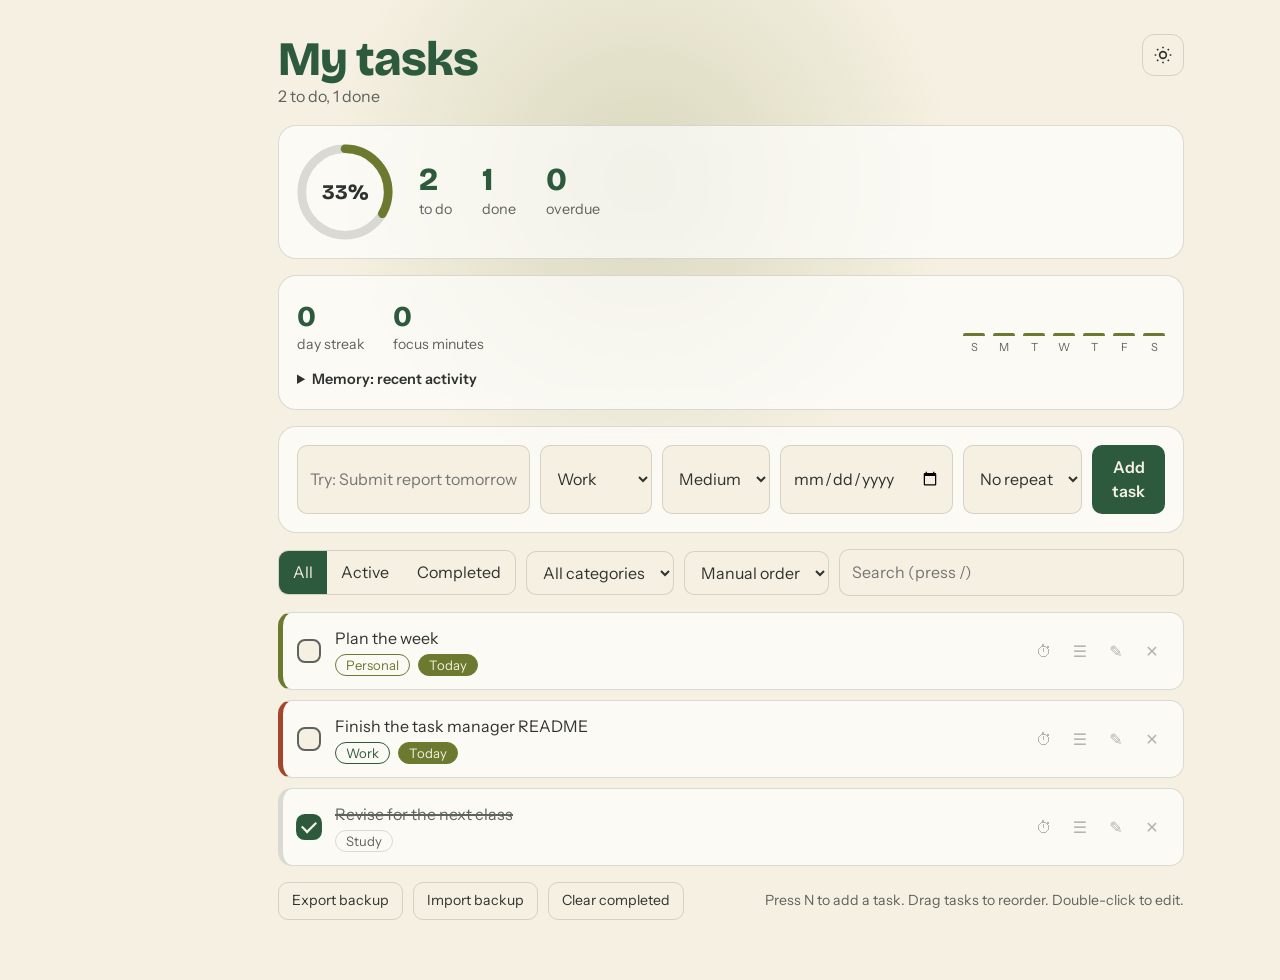
<file: task2-task-manager/index.html>
<!doctype html>
<html lang="en">
<head>
<meta charset="utf-8">
<meta name="viewport" content="width=device-width,initial-scale=1">
<title>TaskFlow | Task Manager</title>
<meta name="description" content="A fast, offline task manager with categories, due dates, drag-and-drop and progress tracking.">
<meta name="theme-color" content="#2D5A3D">
<link rel="manifest" href="manifest.json">
<link rel="icon" href="icons/icon-192.png">
<script>try{var t=localStorage.getItem('theme')||(matchMedia('(prefers-color-scheme:dark)').matches?'dark':'light');document.documentElement.dataset.theme=t}catch(e){}</script>
<link rel="preconnect" href="https://fonts.googleapis.com"><link rel="preconnect" href="https://fonts.gstatic.com" crossorigin>
<link href="https://fonts.googleapis.com/css2?family=Bricolage+Grotesque:wght@600;800&family=Instrument+Sans:wght@400;500;600&display=swap" rel="stylesheet">
<link rel="stylesheet" href="css/style.css">
</head>
<body>
<div id="spot" aria-hidden="true"></div>
<main class="app">
  <header class="top">
    <div><h1>My tasks</h1><p id="sum"></p></div>
    <button id="theme" aria-label="Toggle dark and light theme"><svg viewBox="0 0 24 24" width="20" height="20" fill="none" stroke="currentColor" stroke-width="2"><circle cx="12" cy="12" r="4"/><path d="M12 2v2M12 20v2M4.9 4.9l1.4 1.4M17.7 17.7l1.4 1.4M2 12h2M20 12h2M4.9 19.1l1.4-1.4M17.7 6.3l1.4-1.4"/></svg></button>
  </header>

  <section class="card prog" aria-label="Progress">
    <div class="ringw"><svg viewBox="0 0 100 100"><circle class="trk" cx="50" cy="50" r="45"/><circle id="ring" class="prg" cx="50" cy="50" r="45"/></svg><b id="pct">0%</b></div>
    <div class="stats"><div><b id="s-open">0</b><span>to do</span></div><div><b id="s-done">0</b><span>done</span></div><div><b id="s-od">0</b><span>overdue</span></div></div>
  </section>

  <form id="add" class="card" autocomplete="off">
    <input id="txt" placeholder="What needs doing?" maxlength="120" required aria-label="Task name">
    <select id="cat" aria-label="Category"><option>Work</option><option>Personal</option><option>Study</option></select>
    <select id="pri" aria-label="Priority"><option value="1">Low</option><option value="2" selected>Medium</option><option value="3">High</option></select>
    <input id="due" type="date" aria-label="Due date">
    <button class="btn" type="submit">Add task</button>
  </form>

  <div class="bar">
    <div class="seg" role="group" aria-label="Filter by status"><button data-f="all" class="on">All</button><button data-f="active">Active</button><button data-f="done">Completed</button></div>
    <select id="fcat" aria-label="Filter by category"><option value="all">All categories</option><option>Work</option><option>Personal</option><option>Study</option></select>
    <select id="sort" aria-label="Sort"><option value="manual">Manual order</option><option value="due">Due date</option><option value="pri">Priority</option></select>
    <input id="q" type="search" placeholder="Search (press /)" aria-label="Search tasks">
  </div>

  <ul id="list" aria-label="Tasks"></ul>
  <p id="empty" class="empty" hidden></p>

  <footer class="foot">
    <button id="exp">Export backup</button>
    <button id="impb">Import backup</button><input id="imp" type="file" accept="application/json" hidden>
    <button id="clr">Clear completed</button>
    <span class="hint">Press N to add a task. Drag tasks to reorder. Double-click to edit.</span>
  </footer>
</main>
<div id="toast" role="status" aria-live="polite" hidden><span></span><button type="button">Undo</button></div>
<script src="js/app.js" defer></script>
<script src="js/plus.js" defer></script>
</body>
</html>
</file>
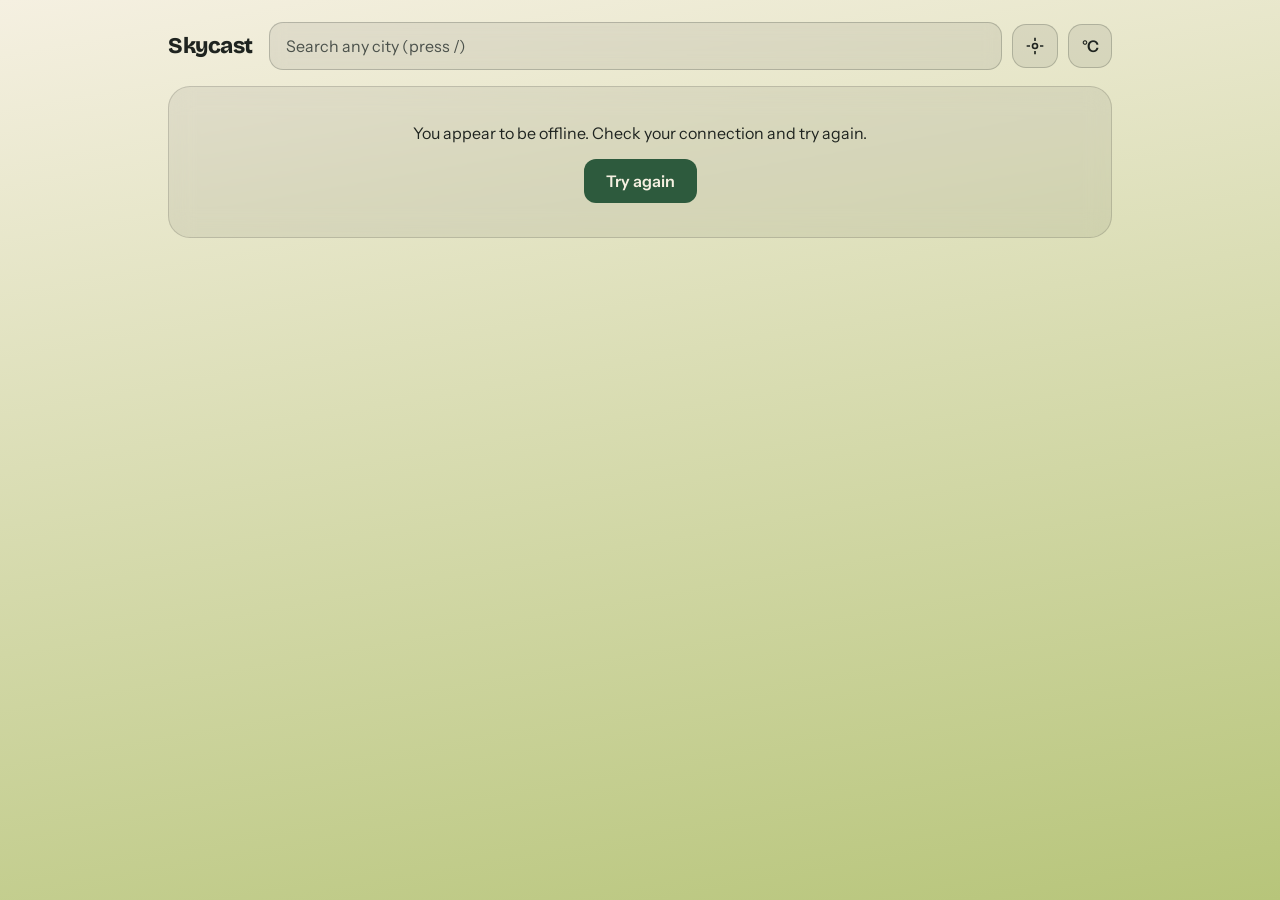
<file: task3-weather/index.html>
<!doctype html>
<html lang="en">
<head>
<meta charset="utf-8">
<meta name="viewport" content="width=device-width,initial-scale=1">
<title>Skycast | Live Weather</title>
<meta name="description" content="Live weather for any city: current conditions, hourly trend and 5-day forecast.">
<meta name="theme-color" content="#2D5A3D">
<link rel="icon" href="data:image/svg+xml,%3Csvg xmlns='http://www.w3.org/2000/svg' viewBox='0 0 24 24'%3E%3Crect width='24' height='24' rx='6' fill='%232D5A3D'/%3E%3Ccircle cx='12' cy='12' r='4.5' fill='%23F5F0E1'/%3E%3C/svg%3E">
<link rel="preconnect" href="https://fonts.googleapis.com"><link rel="preconnect" href="https://fonts.gstatic.com" crossorigin>
<link href="https://fonts.googleapis.com/css2?family=Bricolage+Grotesque:wght@600;800&family=Instrument+Sans:wght@400;500;600&display=swap" rel="stylesheet">
<link rel="stylesheet" href="css/style.css">
</head>
<body>
<canvas id="fx" aria-hidden="true"></canvas>
<div class="app">
  <header class="top">
    <a class="brand" href="./">Skycast</a>
    <div class="search">
      <input id="q" type="search" placeholder="Search any city (press /)" autocomplete="off" role="combobox" aria-expanded="false" aria-controls="sug" aria-autocomplete="list" aria-label="Search for a city">
      <ul id="sug" role="listbox" hidden></ul>
    </div>
    <button id="loc" class="ib" aria-label="Use my location" title="Use my location"><svg viewBox="0 0 24 24" width="20" height="20" fill="none" stroke="currentColor" stroke-width="2"><circle cx="12" cy="12" r="3"/><path d="M12 2v4M12 18v4M2 12h4M18 12h4"/></svg></button>
    <button id="units" class="ib" aria-label="Switch between Celsius and Fahrenheit">°C</button>
  </header>
  <div id="chips" class="chips"></div>
  <div id="stale" class="stale" hidden></div>
  <div id="load" class="load" role="status"><span class="sp"></span>Loading weather...</div>
  <div id="err" class="err card" role="alert" hidden><p></p><button id="retry" class="btn">Try again</button></div>
  <main id="out" hidden>
    <section id="hero" class="card hero"></section>
    <section id="det" class="grid"></section>
    <section class="card"><h2>Next 24 hours</h2><div class="hrw"><div id="hi" class="hri"></div></div></section>
    <section><h2>5-day forecast</h2><div id="dy" class="dy"></div></section>
  </main>
  <footer id="foot"></footer>
</div>
<script src="js/config.js" defer></script>
<script src="js/api.js" defer></script>
<script src="js/app.js" defer></script>
</body>
</html>
</file>
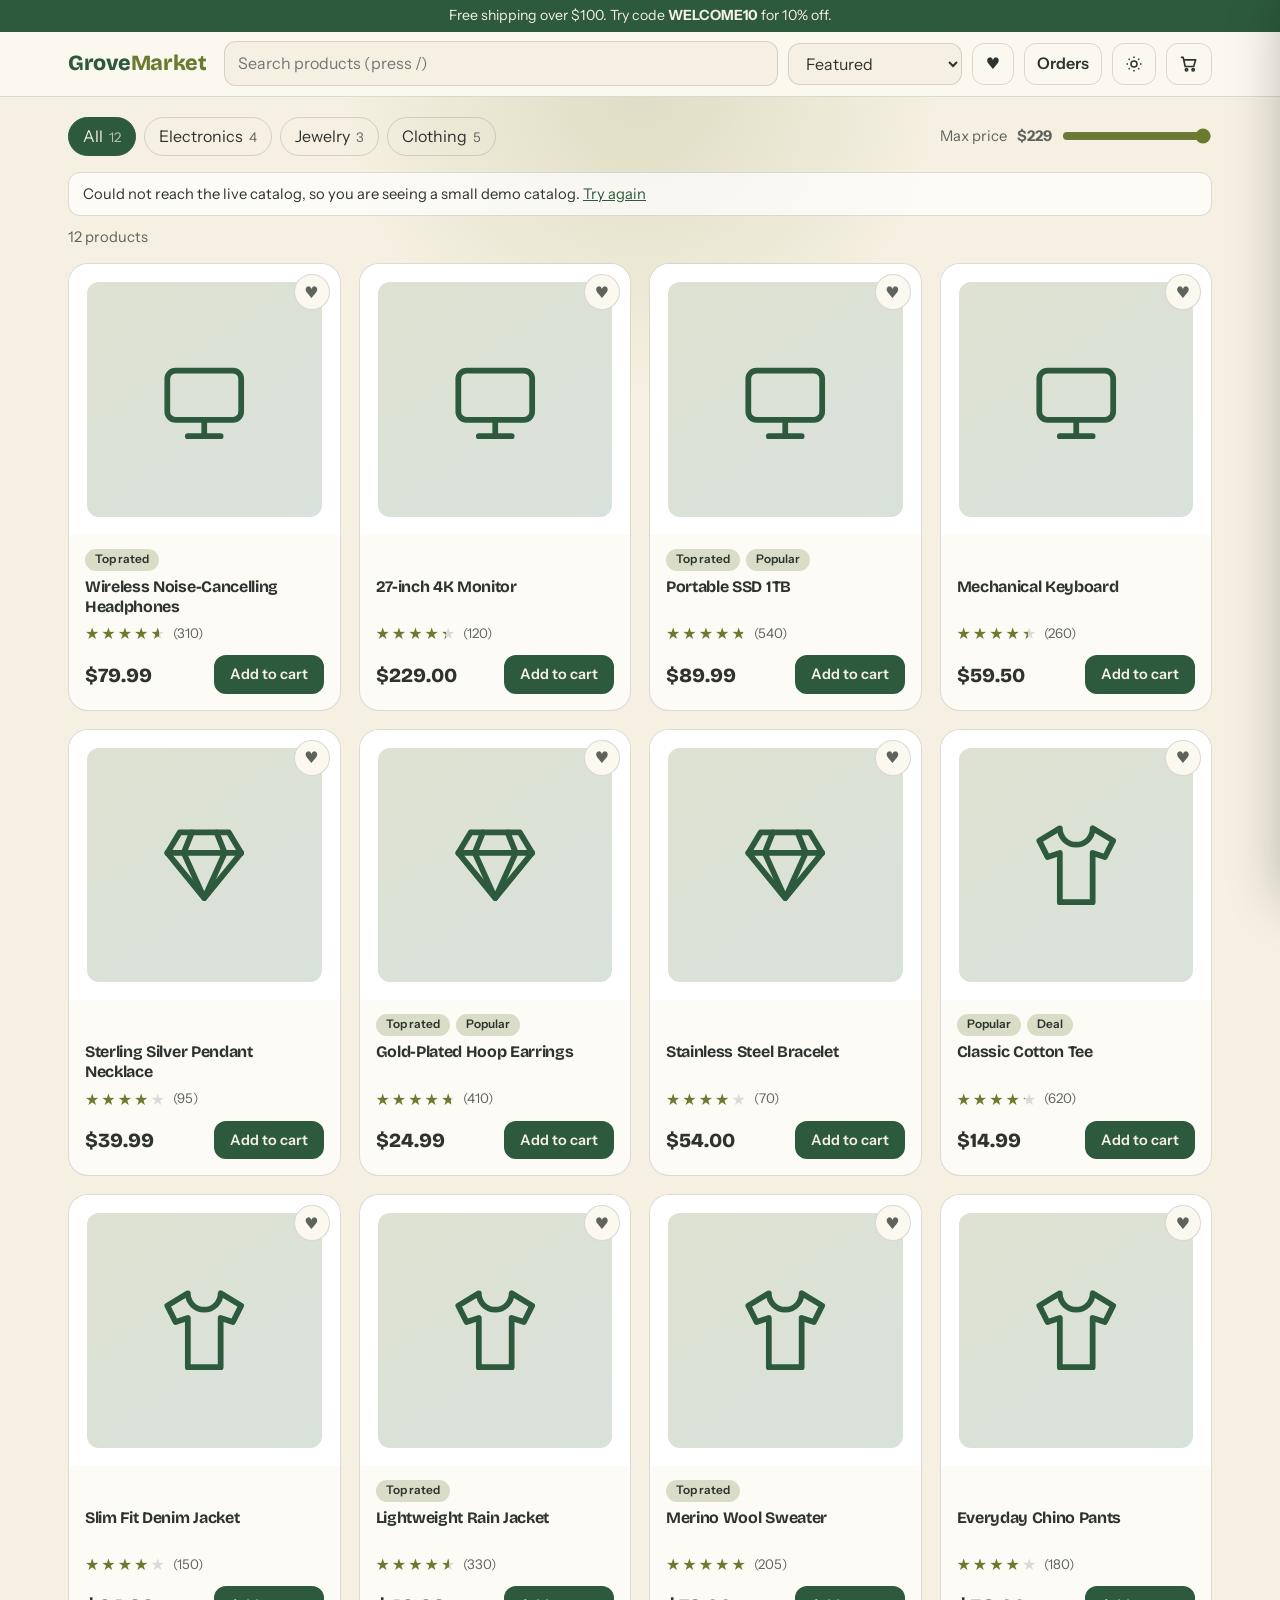
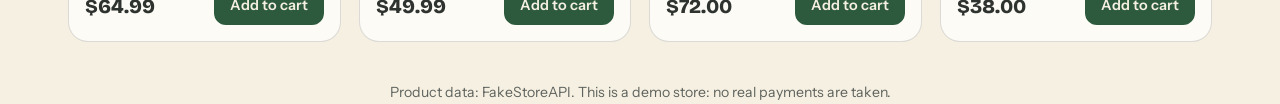
<file: task4-store/index.html>
<!doctype html>
<html lang="en">
<head>
<meta charset="utf-8">
<meta name="viewport" content="width=device-width,initial-scale=1">
<title>Grove Market | Online Store</title>
<meta name="description" content="Shop electronics, jewelry and clothing with live search, filters and a persistent cart.">
<meta name="theme-color" content="#2D5A3D">
<link rel="icon" href="data:image/svg+xml,%3Csvg xmlns='http://www.w3.org/2000/svg' viewBox='0 0 24 24'%3E%3Crect width='24' height='24' rx='6' fill='%232D5A3D'/%3E%3Cpath d='M7 8h10l-1 8H8z' fill='%23F5F0E1'/%3E%3C/svg%3E">
<script>try{var t=localStorage.getItem('grove.theme')||(matchMedia('(prefers-color-scheme:dark)').matches?'dark':'light');document.documentElement.dataset.theme=t}catch(e){}</script>
<link rel="preconnect" href="https://fonts.googleapis.com"><link rel="preconnect" href="https://fonts.gstatic.com" crossorigin>
<link href="https://fonts.googleapis.com/css2?family=Bricolage+Grotesque:wght@600;800&family=Instrument+Sans:wght@400;500;600&display=swap" rel="stylesheet">
<link rel="stylesheet" href="css/style.css">
</head>
<body>
<div id="spot" aria-hidden="true"></div>
<a class="skip" href="#grid">Skip to products</a>
<header>
  <p class="ann">Free shipping over $100. Try code <b>WELCOME10</b> for 10% off.</p>
  <div class="wrap bar">
    <a class="brand" href="./">Grove<span>Market</span></a>
    <input id="q" type="search" placeholder="Search products (press /)" aria-label="Search products" autocomplete="off">
    <select id="sort" aria-label="Sort products"><option value="featured">Featured</option><option value="price-asc">Price: low to high</option><option value="price-desc">Price: high to low</option><option value="rating">Top rated</option></select>
    <button id="savedbtn" class="ib" aria-pressed="false" aria-label="Show saved items">&#9829;<i id="wc" hidden>0</i></button>
    <button id="ordbtn" class="ib" aria-label="Order history">Orders</button>
    <button id="theme" class="ib" aria-label="Toggle dark and light theme"><svg viewBox="0 0 24 24" width="18" height="18" fill="none" stroke="currentColor" stroke-width="2"><circle cx="12" cy="12" r="4"/><path d="M12 2v2M12 20v2M4.9 4.9l1.4 1.4M17.7 17.7l1.4 1.4M2 12h2M20 12h2M4.9 19.1l1.4-1.4M17.7 6.3l1.4-1.4"/></svg></button>
    <button id="cartbtn" class="ib" aria-label="Open cart"><svg viewBox="0 0 24 24" width="20" height="20" fill="none" stroke="currentColor" stroke-width="2" stroke-linecap="round" stroke-linejoin="round"><path d="M3 4h2l2.4 11h10.2L20 7H6.2"/><circle cx="9" cy="19" r="1.4"/><circle cx="17" cy="19" r="1.4"/></svg><i id="badge" hidden>0</i></button>
  </div>
</header>

<main class="wrap">
  <div class="filters">
    <div id="cats" class="cats" role="group" aria-label="Categories"></div>
    <label class="rng">Max price <b id="maxl"></b><input id="max" type="range" min="1" max="1000" step="1" aria-label="Maximum price"></label>
  </div>
  <div id="note" class="note" hidden></div>
  <p id="count" class="count" aria-live="polite"></p>
  <div id="grid" class="grid"></div>
  <div id="empty" class="empty" hidden><p>No products match your filters.</p><button id="reset" class="btn">Clear filters</button></div>
</main>
<footer class="wrap">Product data: FakeStoreAPI. This is a demo store: no real payments are taken.</footer>

<div id="scrim"></div>
<aside id="drawer" role="dialog" aria-modal="true" aria-label="Shopping cart" inert>
  <div class="dh"><h2>Your cart</h2><button id="dclose" class="ib" aria-label="Close cart">&#10005;</button></div>
  <div class="ship"><p id="shiptxt"></p><div class="bar2"><i id="shipbar"></i></div></div>
  <ul id="lines"></ul>
  <div class="df">
    <form id="promoform" class="promo"><input id="promo" placeholder="Promo code" aria-label="Promo code" autocomplete="off"><button class="btn sm" type="submit">Apply</button></form>
    <p id="promomsg" class="pm" aria-live="polite"></p>
    <dl id="sum"></dl>
    <button id="checkout" class="btn wide">Checkout</button>
    <button id="clearcart" class="lnk">Clear cart</button>
  </div>
</aside>

<dialog id="qv" aria-label="Product details"></dialog>
<dialog id="od" aria-label="Order history"></dialog>
<dialog id="co" aria-label="Checkout"></dialog>
<div id="toasts" aria-live="polite"></div>
<script src="js/data.js"></script>
<script src="js/store.js"></script>
<script src="js/app.js"></script>
</body>
</html>
</file>
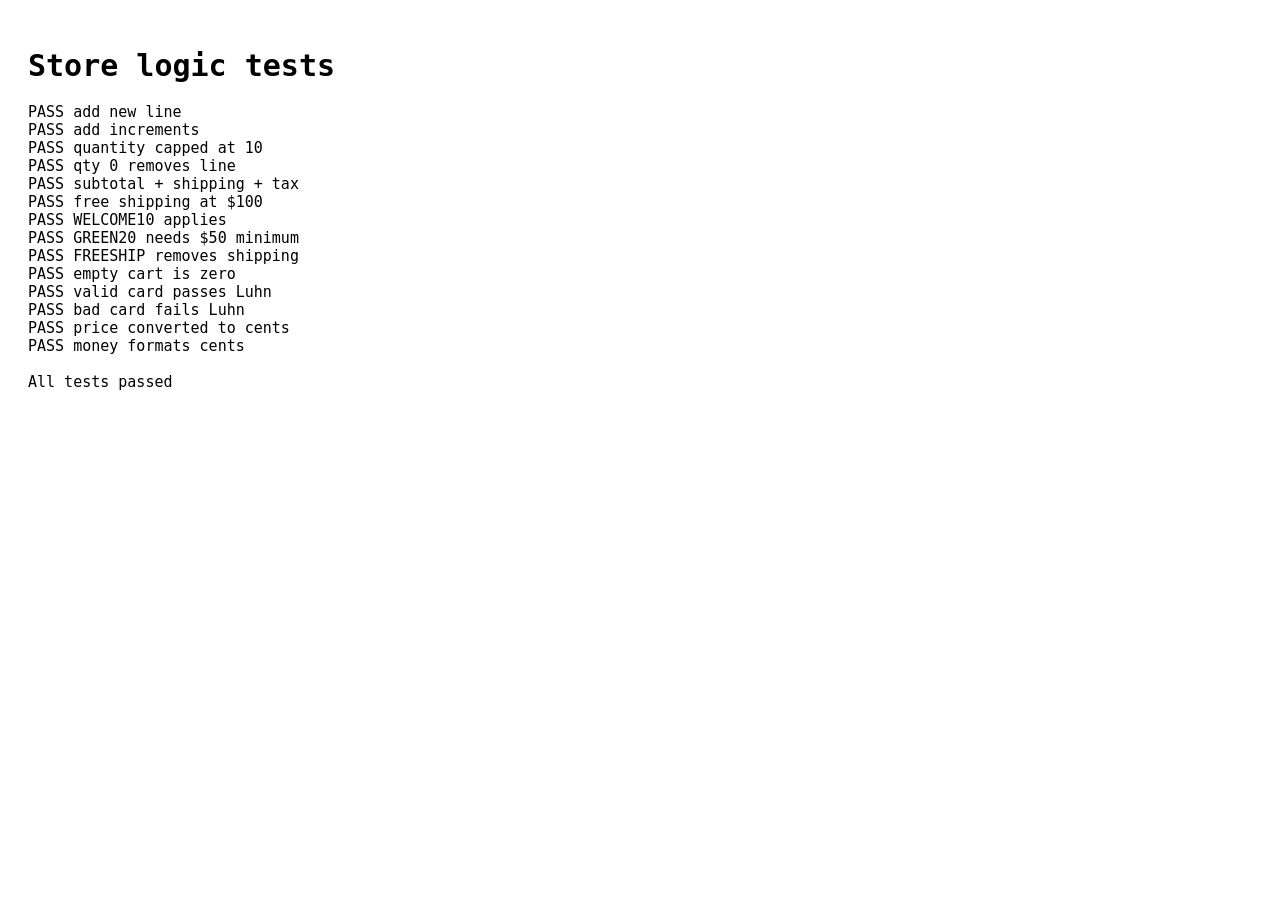
<file: task4-store/tests.html>
<!doctype html><meta charset="utf-8"><title>Store tests</title>
<body style="font:15px monospace;padding:20px"><h1>Store logic tests</h1><pre id="o"></pre>
<script src="js/store.js"></script>
<script>
const {add,setQty,totals,luhn,norm,money}=Store;let fail=0;const o=document.getElementById('o');
const eq=(a,b,m)=>{const ok=JSON.stringify(a)===JSON.stringify(b);if(!ok)fail++;o.textContent+=(ok?'PASS ':'FAIL ')+m+(ok?'':'  got '+JSON.stringify(a)+' expected '+JSON.stringify(b))+'\n'};
eq(add([],1),[{id:1,qty:1}],'add new line');eq(add([{id:1,qty:1}],1),[{id:1,qty:2}],'add increments');
eq(add([{id:1,qty:10}],1)[0].qty,10,'quantity capped at 10');eq(setQty([{id:1,qty:2}],1,0),[],'qty 0 removes line');
eq(totals([{price:5000,qty:1}]),{sub:5000,disc:0,after:5000,ship:599,tax:400,total:5999},'subtotal + shipping + tax');
eq(totals([{price:6000,qty:2}]).ship,0,'free shipping at $100');eq(totals([{price:5000,qty:1}],'WELCOME10').total,5459,'WELCOME10 applies');
eq(totals([{price:3000,qty:1}],'GREEN20').disc,0,'GREEN20 needs $50 minimum');eq(totals([{price:5000,qty:1}],'FREESHIP').ship,0,'FREESHIP removes shipping');
eq(totals([],'WELCOME10').total,0,'empty cart is zero');eq(luhn('4242424242424242'),true,'valid card passes Luhn');eq(luhn('4242424242424241'),false,'bad card fails Luhn');
eq(norm({id:1,title:'x',price:19.99,category:"men's clothing",rating:{rate:4,count:3}}).price,1999,'price converted to cents');eq(money(1999),'$19.99','money formats cents');
o.textContent+='\n'+(fail?fail+' FAILED':'All tests passed');
</script>
</file>
<file: task2-task-manager/css/style.css>
:root{--bg:#F5F0E1;--surface:rgba(255,255,255,.66);--primary:#2D5A3D;--accent:#6B7A2F;--text:#2F332F;--muted:#5F635E;--line:rgba(47,51,47,.16);--on:#F5F0E1;--danger:#A4452C;--mx:50vw;--my:20vh}
[data-theme=dark]{--bg:#1B201C;--surface:rgba(37,43,38,.8);--primary:#4F8A62;--accent:#9AAA4A;--text:#F5F0E1;--muted:#A9ADA5;--line:rgba(245,240,225,.16);--on:#10150F;--danger:#E0866B}
*{box-sizing:border-box;margin:0}
body{font:16px/1.55 'Instrument Sans',system-ui,sans-serif;background:var(--bg);color:var(--text);min-height:100vh;transition:background .4s,color .4s}
h1{font:800 clamp(2rem,6vw,3rem)/1.05 'Bricolage Grotesque',system-ui,sans-serif;letter-spacing:-.02em;color:var(--primary)}
:focus-visible{outline:3px solid var(--accent);outline-offset:2px}
#spot{position:fixed;inset:0;pointer-events:none;z-index:0;background:radial-gradient(480px circle at var(--mx) var(--my),color-mix(in srgb,var(--accent) 20%,transparent),transparent 65%)}
.app{position:relative;z-index:1;max-width:760px;margin:auto;padding:34px 18px 60px;display:grid;gap:16px}
.top{display:flex;justify-content:space-between;align-items:flex-start;gap:12px}.top p{color:var(--muted)}
button,select,input{font:inherit;color:var(--text)}
#theme{background:none;border:1px solid var(--line);border-radius:12px;width:42px;height:42px;display:grid;place-items:center;cursor:pointer;transition:transform .4s,background .3s}#theme:hover{transform:rotate(90deg);background:var(--surface)}
.card{background:var(--surface);border:1px solid var(--line);border-radius:18px;padding:18px;backdrop-filter:blur(8px)}
.prog{display:flex;align-items:center;gap:26px}
.ringw{position:relative;width:96px;height:96px;flex:none}.ringw svg{transform:rotate(-90deg)}
.trk,.prg{fill:none;stroke-width:9}.trk{stroke:var(--line)}.prg{stroke:var(--accent);stroke-linecap:round;stroke-dasharray:283;stroke-dashoffset:283;transition:stroke-dashoffset .7s cubic-bezier(.2,.8,.2,1)}
.ringw b{position:absolute;inset:0;display:grid;place-items:center;font:800 1.3rem 'Bricolage Grotesque',sans-serif}
.stats{display:flex;gap:30px;flex-wrap:wrap}.stats b{display:block;font:800 2rem/1 'Bricolage Grotesque',sans-serif;color:var(--primary)}.stats span{color:var(--muted);font-size:.9rem}
#add{display:grid;grid-template-columns:1fr auto auto auto auto auto;gap:10px}
input,select{background:var(--bg);border:1px solid var(--line);border-radius:10px;padding:10px 12px;transition:border-color .25s,box-shadow .25s}
input:focus,select:focus{outline:none;border-color:var(--accent);box-shadow:0 0 0 4px color-mix(in srgb,var(--accent) 25%,transparent)}
.btn{background:var(--primary);color:var(--on);border:0;border-radius:10px;padding:10px 20px;font-weight:600;cursor:pointer;transition:transform .2s,box-shadow .2s}.btn:hover{transform:translateY(-2px);box-shadow:0 10px 22px color-mix(in srgb,var(--primary) 40%,transparent)}
.bar{display:flex;flex-wrap:wrap;gap:10px;align-items:center}.bar #q{flex:1;min-width:150px}
.seg{display:flex;border:1px solid var(--line);border-radius:10px;overflow:hidden}.seg button{background:none;border:0;padding:9px 14px;cursor:pointer;transition:background .25s,color .25s}.seg button.on{background:var(--primary);color:var(--on)}
#list{list-style:none;padding:0;display:grid;gap:10px}
.task{display:flex;align-items:center;gap:14px;background:var(--surface);border:1px solid var(--line);border-left:5px solid var(--line);border-radius:14px;padding:13px 14px;transition:transform .2s,border-color .25s,opacity .3s;animation:in .35s both}
.task[data-pri="3"]{border-left-color:var(--danger)}.task[data-pri="2"]{border-left-color:var(--accent)}
.task[draggable=true]{cursor:grab}.task:hover{transform:translateX(3px)}.task.drag{opacity:.4}.task.over{border-color:var(--accent);box-shadow:0 0 0 3px color-mix(in srgb,var(--accent) 30%,transparent)}
@keyframes in{from{opacity:0;transform:translateY(8px)}}
.chk{appearance:none;width:24px;height:24px;flex:none;border:2px solid var(--muted);border-radius:8px;padding:0;cursor:pointer;position:relative;transition:background .25s,border-color .25s,transform .2s}
.chk:checked{background:var(--primary);border-color:var(--primary);transform:scale(1.08)}
.chk:checked::after{content:'';position:absolute;left:6px;top:2px;width:6px;height:11px;border:solid var(--on);border-width:0 2.5px 2.5px 0;transform:rotate(45deg)}
.body{flex:1;min-width:0}
.txt{background:linear-gradient(currentColor,currentColor) no-repeat 0 55%/0 2px;transition:background-size .35s,color .3s;word-break:break-word}
.done .txt{background-size:100% 2px;color:var(--muted)}
.edit{width:100%}
.meta{display:flex;gap:8px;margin-top:3px;font-size:.82rem;flex-wrap:wrap}
.tag,.due{border:1px solid var(--line);border-radius:99px;padding:0 10px}
.c-Work{color:var(--primary);border-color:var(--primary)}.c-Personal{color:var(--accent);border-color:var(--accent)}.c-Study{color:var(--muted)}
.due.od{color:var(--danger);border-color:var(--danger)}.due.td{color:var(--on);background:var(--accent);border-color:var(--accent)}
.ops{display:flex;gap:2px;opacity:.35;transition:opacity .2s}.task:hover .ops,.task:focus-within .ops{opacity:1}
.ops button{background:none;border:0;width:34px;height:34px;border-radius:8px;cursor:pointer;font-size:1rem}.ops button:hover{background:var(--line)}
.empty{text-align:center;color:var(--muted);padding:30px 0}
.foot{display:flex;flex-wrap:wrap;gap:10px;align-items:center;color:var(--muted);font-size:.88rem}
.foot button{background:none;border:1px solid var(--line);border-radius:10px;padding:7px 13px;cursor:pointer;transition:background .25s}.foot button:hover{background:var(--surface)}
.hint{margin-left:auto}
#toast{position:fixed;left:50%;bottom:24px;translate:-50% 0;background:var(--primary);color:var(--on);padding:10px 14px 10px 18px;border-radius:14px;display:flex;gap:14px;align-items:center;z-index:60;box-shadow:0 14px 34px rgba(0,0,0,.28);animation:in .3s}
#toast[hidden]{display:none}#toast button{background:rgba(255,255,255,.2);color:inherit;border:0;border-radius:8px;padding:5px 12px;font-weight:600;cursor:pointer}
.cf{position:fixed;width:8px;height:8px;border-radius:2px;pointer-events:none;z-index:70;animation:cf .8s ease-out forwards}
@keyframes cf{to{transform:translate(var(--dx),var(--dy)) rotate(420deg);opacity:0}}
@media(max-width:640px){#add{grid-template-columns:1fr 1fr}#add #txt,#add .btn{grid-column:1/-1}.prog{gap:18px}.hint{margin-left:0}.ops{opacity:1}}
@media(prefers-reduced-motion:reduce){*,*::before{animation:none!important;transition:none!important}}
.ins{display:grid;gap:12px}.insg{display:flex;align-items:flex-end;gap:28px;flex-wrap:wrap}
.insg>div:not(.bars) b{display:block;font:800 1.8rem/1 'Bricolage Grotesque',sans-serif;color:var(--primary)}.insg span{color:var(--muted);font-size:.88rem}
.bars{display:flex;gap:8px;height:62px;align-items:flex-end;margin-left:auto}.bars i{display:flex;flex-direction:column;justify-content:flex-end;align-items:center;gap:3px;width:22px;height:100%}
.bars u{display:block;width:100%;min-height:3px;border-radius:5px 5px 2px 2px;background:var(--accent);transition:height .6s}.bars em{font-size:.7rem;font-style:normal;color:var(--muted)}
.ins details{font-size:.9rem;color:var(--muted)}.ins summary{cursor:pointer;font-weight:600;color:var(--text)}.ins ul{list-style:none;padding:0;margin:8px 0;display:grid;gap:4px}.ins time{opacity:.7;margin-left:6px;font-size:.8rem}
.ins button{background:none;border:1px solid var(--line);border-radius:8px;padding:4px 10px;cursor:pointer;color:var(--text)}
.subs{display:grid;gap:6px;margin-top:10px;padding-top:10px;border-top:1px dashed var(--line)}.subs label{display:flex;align-items:center;gap:8px;font-size:.92rem}.subs label span{flex:1}.subs label button{background:none;border:0;cursor:pointer;color:var(--muted)}
#fbar{position:fixed;right:18px;bottom:24px;z-index:60;background:var(--primary);color:var(--on);border-radius:16px;padding:10px 14px;display:flex;gap:12px;align-items:center;box-shadow:0 14px 34px rgba(0,0,0,.28);max-width:min(380px,90vw)}
#fbar[hidden]{display:none}#fbar b{font:800 1.4rem 'Bricolage Grotesque',sans-serif}#fbar span{overflow:hidden;text-overflow:ellipsis;white-space:nowrap}#fbar button{background:rgba(255,255,255,.2);color:inherit;border:0;border-radius:8px;padding:5px 12px;font-weight:600;cursor:pointer}
@media(max-width:640px){.bars{margin-left:0}}
</file>
<file: task3-weather/css/style.css>
@property --c1{syntax:'<color>';inherits:true;initial-value:#F5F0E1}
@property --c2{syntax:'<color>';inherits:true;initial-value:#B7C57A}
:root{--ink:#1F2420;--mute:#4B514B;--accent:#2D5A3D}
body[data-tone=dark]{--ink:#F5F0E1;--mute:#B9BDB1;--accent:#9AAA4A}
*{box-sizing:border-box;margin:0}
body{min-height:100vh;font:16px/1.5 'Instrument Sans',system-ui,sans-serif;color:var(--ink);background:linear-gradient(170deg,var(--c1),var(--c2)) fixed;transition:--c1 1s,--c2 1s,color .6s}
h1,h2,.temp,.brand{font-family:'Bricolage Grotesque',system-ui,sans-serif;letter-spacing:-.02em}
:focus-visible{outline:3px solid var(--accent);outline-offset:2px}
#fx{position:fixed;inset:0;pointer-events:none;z-index:0}
.app{position:relative;z-index:1;width:100%;max-width:980px;margin:auto;padding:22px 18px 50px;display:grid;grid-template-columns:minmax(0,1fr);gap:16px}.app>*{min-width:0}
.top{display:flex;gap:10px;align-items:center}.brand{font-weight:800;font-size:1.4rem;color:var(--ink);text-decoration:none;margin-right:6px}
.search{position:relative;flex:1}
input,button{font:inherit;color:var(--ink)}
#q{width:100%;border:1px solid color-mix(in srgb,var(--ink) 22%,transparent);background:color-mix(in srgb,var(--ink) 8%,transparent);backdrop-filter:blur(8px);border-radius:14px;padding:11px 16px}
#q::placeholder{color:var(--mute)}#q:focus{outline:none;box-shadow:0 0 0 4px color-mix(in srgb,var(--accent) 30%,transparent)}
#sug{position:absolute;left:0;right:0;top:calc(100% + 6px);list-style:none;padding:6px;background:var(--c1);border:1px solid color-mix(in srgb,var(--ink) 20%,transparent);border-radius:14px;box-shadow:0 18px 40px rgba(0,0,0,.25);z-index:20}
#sug[hidden]{display:none}#sug li{padding:9px 12px;border-radius:9px;cursor:pointer;display:flex;justify-content:space-between;gap:10px}#sug small{color:var(--mute)}#sug li.on,#sug li:hover{background:color-mix(in srgb,var(--accent) 22%,transparent)}.none{cursor:default!important;color:var(--mute)}
.ib{height:44px;min-width:44px;padding:0 12px;border-radius:14px;border:1px solid color-mix(in srgb,var(--ink) 22%,transparent);background:color-mix(in srgb,var(--ink) 8%,transparent);cursor:pointer;display:grid;place-items:center;font-weight:600;transition:transform .25s,background .25s}.ib:hover{transform:translateY(-2px);background:color-mix(in srgb,var(--ink) 16%,transparent)}
.chips{display:flex;gap:8px;flex-wrap:wrap}.chips:empty{display:none}
.chip{border:1px solid color-mix(in srgb,var(--ink) 22%,transparent);background:none;border-radius:99px;padding:4px 14px;cursor:pointer;transition:background .25s}.chip:hover{background:color-mix(in srgb,var(--ink) 12%,transparent)}
.card{background:color-mix(in srgb,var(--ink) 7%,transparent);border:1px solid color-mix(in srgb,var(--ink) 16%,transparent);border-radius:22px;padding:20px;backdrop-filter:blur(12px);animation:rise .6s both}
@keyframes rise{from{opacity:0;transform:translateY(14px)}}
h2{font-size:1.15rem;margin-bottom:12px}
.hero{display:flex;justify-content:space-between;align-items:center;gap:20px;flex-wrap:wrap;padding:28px}.place,.big{min-width:0}
.place h1{font-size:clamp(2rem,6vw,3.2rem);line-height:1.05;font-weight:800}.place p{color:var(--mute)}.clock{margin-top:4px;font-weight:600}
.fav{margin-top:12px;background:none;border:1px solid color-mix(in srgb,var(--ink) 25%,transparent);border-radius:12px;padding:4px 12px;font-size:1.2rem;cursor:pointer;color:var(--accent)}
.big{display:flex;align-items:center;gap:18px}.temp{display:block;font-size:clamp(4rem,12vw,6.5rem);font-weight:800;line-height:.9}.cond{display:block;font-size:1.25rem;font-weight:600;margin-top:6px}.big small{color:var(--mute)}
.ic{color:var(--ink);flex:none;overflow:visible}
.spin{transform-box:fill-box;transform-origin:center;animation:rot 20s linear infinite}@keyframes rot{to{transform:rotate(360deg)}}
.cl{animation:bob 6s ease-in-out infinite}@keyframes bob{50%{transform:translateY(-.7px)}}
.drop{animation:dr 1s linear infinite}@keyframes dr{from{transform:translateY(-2px);opacity:0}30%{opacity:1}to{transform:translateY(2.5px);opacity:0}}
.bolt{animation:fz 2.6s steps(1) infinite}@keyframes fz{50%{opacity:.25}}
.grid{display:grid;grid-template-columns:repeat(auto-fit,minmax(min(100%,140px),1fr));gap:12px}
.tile{padding:16px;animation-delay:calc(var(--i)*60ms);display:grid;gap:2px}.tile span{color:var(--mute);font-size:.88rem}.tile b{font:800 1.5rem 'Bricolage Grotesque',sans-serif}.tile small{color:var(--mute)}.arr{display:inline-block}
.hrw{min-width:0;overflow-x:auto;padding-bottom:6px}.hri{width:calc(var(--n,24)*72px);min-width:100%}
.spark{display:block;width:100%;height:70px}.area{fill:color-mix(in srgb,var(--accent) 22%,transparent)}.line{fill:none;stroke:var(--accent);stroke-width:2.5;vector-effect:non-scaling-stroke;stroke-linejoin:round}
.hr{display:flex}.hr>div{flex:1;min-width:72px;display:grid;justify-items:center;gap:4px}.hr small{color:var(--mute)}
.dy{display:grid;grid-template-columns:repeat(auto-fit,minmax(min(100%,150px),1fr));gap:12px}
.day{text-align:center;display:grid;justify-items:center;gap:6px;animation-delay:calc(var(--i)*70ms);transition:transform .25s}.day:hover{transform:translateY(-4px)}.day b{font:800 1.05rem 'Bricolage Grotesque',sans-serif}.day em{font-style:normal;color:var(--mute)}.day small{color:var(--mute)}
.load,.stale{display:flex;gap:12px;align-items:center;justify-content:center;padding:30px;color:var(--mute)}.load[hidden],.stale[hidden],.err[hidden],main[hidden]{display:none}
.stale{padding:10px 14px;border-radius:12px;background:color-mix(in srgb,var(--ink) 10%,transparent);justify-content:flex-start;font-size:.92rem;color:var(--ink)}
.sp{width:22px;height:22px;border:3px solid color-mix(in srgb,var(--ink) 25%,transparent);border-top-color:var(--accent);border-radius:50%;animation:rot .8s linear infinite}
.err{text-align:center;display:grid;gap:14px;justify-items:center;padding:34px}
.btn{background:var(--accent);color:var(--c1);border:0;border-radius:12px;padding:10px 22px;font-weight:600;cursor:pointer}
main{display:grid;grid-template-columns:minmax(0,1fr);gap:16px}main>*{min-width:0}footer{text-align:center;color:var(--mute);font-size:.85rem}
@media(max-width:640px){.app{padding:16px 14px 36px}.hero{padding:20px;gap:16px}.big{width:100%;gap:12px}.big .ic{width:clamp(72px,24vw,100px);height:auto}.temp{font-size:clamp(3.5rem,15vw,5rem)}.big small{display:block;overflow-wrap:anywhere}.card{padding:16px}}
@media(max-width:420px){.top{display:grid;grid-template-columns:minmax(0,1fr) 44px 44px;gap:8px}.brand{grid-column:1;grid-row:1;margin-right:0}.search{grid-column:1/-1;grid-row:2;min-width:0}.top .ib{grid-row:1;min-width:44px;padding:0}.top #loc{grid-column:2}.top #units{grid-column:3}.hero{padding:18px}.place h1{font-size:clamp(1.75rem,9vw,2.4rem)}}
@media(prefers-reduced-motion:reduce){*,*::before{animation:none!important;transition:none!important}}
</file>
<file: task4-store/css/style.css>
:root{--bg:#F5F0E1;--surface:rgba(255,255,255,.7);--solid:#FBF8EF;--primary:#2D5A3D;--accent:#6B7A2F;--text:#2F332F;--muted:#5F635E;--line:rgba(47,51,47,.16);--on:#F5F0E1;--danger:#A4452C;--mx:50vw;--my:10vh}
[data-theme=dark]{--bg:#1B201C;--surface:rgba(37,43,38,.82);--solid:#232924;--primary:#4F8A62;--accent:#9AAA4A;--text:#F5F0E1;--muted:#A9ADA5;--line:rgba(245,240,225,.16);--on:#10150F;--danger:#E0866B}
*{box-sizing:border-box;margin:0}
body{font:16px/1.55 'Instrument Sans',system-ui,sans-serif;background:var(--bg);color:var(--text);min-height:100vh;transition:background .4s,color .4s}body.lock{overflow:hidden}
h1,h2,h3,.brand,.qp{font-family:'Bricolage Grotesque',system-ui,sans-serif;letter-spacing:-.02em}
button,input,select{font:inherit;color:var(--text)}button{cursor:pointer}
:focus-visible{outline:3px solid var(--accent);outline-offset:2px}
#spot{position:fixed;inset:0;pointer-events:none;z-index:0;background:radial-gradient(460px circle at var(--mx) var(--my),color-mix(in srgb,var(--accent) 16%,transparent),transparent 65%)}
.skip{position:absolute;left:-999px;background:var(--primary);color:var(--on);padding:8px 14px;z-index:99}.skip:focus{left:10px;top:10px}
.wrap{max-width:1180px;margin:auto;padding:0 18px}
header,main,footer{position:relative;z-index:1}
header{position:sticky;top:0;z-index:30;background:var(--solid);border-bottom:1px solid var(--line)}
.ann{background:var(--primary);color:var(--on);text-align:center;font-size:.88rem;padding:5px 10px}
.bar{display:flex;gap:10px;align-items:center;height:64px}
.brand{font-weight:800;font-size:1.35rem;text-decoration:none;color:var(--primary);margin-right:8px}.brand span{color:var(--accent)}
#q{flex:1;min-width:0}
input,select{background:var(--bg);border:1px solid var(--line);border-radius:12px;padding:9px 13px;transition:border-color .25s,box-shadow .25s}
input:focus,select:focus{outline:none;border-color:var(--accent);box-shadow:0 0 0 4px color-mix(in srgb,var(--accent) 25%,transparent)}
.ib{position:relative;height:42px;min-width:42px;padding:0 12px;background:none;border:1px solid var(--line);border-radius:12px;display:grid;place-items:center;font-weight:600;transition:transform .25s,background .25s}.ib:hover{transform:translateY(-2px);background:var(--surface)}
.ib[aria-pressed=true]{background:var(--primary);color:var(--on)}
.ib i{position:absolute;top:-7px;right:-7px;min-width:20px;height:20px;border-radius:99px;background:var(--accent);color:var(--on);font:600 .72rem/20px 'Instrument Sans';text-align:center;font-style:normal;padding:0 5px}
.bump{animation:bp .45s}@keyframes bp{40%{transform:scale(1.5)}}
.filters{display:flex;flex-wrap:wrap;gap:14px;align-items:center;justify-content:space-between;padding:20px 0 6px}
.cats{display:flex;gap:8px;flex-wrap:wrap}
.chip{background:none;border:1px solid var(--line);border-radius:99px;padding:6px 14px;transition:background .25s,color .25s}.chip small{margin-left:6px;opacity:.7}
.chip:hover{background:var(--surface)}.chip.on{background:var(--primary);color:var(--on);border-color:var(--primary)}
.rng{display:flex;gap:10px;align-items:center;font-size:.92rem;color:var(--muted)}.rng input{padding:0;width:150px;accent-color:var(--accent)}
.note{background:var(--surface);border:1px solid var(--line);border-radius:12px;padding:10px 14px;margin:10px 0;font-size:.92rem}
.lnk{background:none;border:0;color:var(--primary);text-decoration:underline;padding:0;font-size:inherit}
.count{color:var(--muted);margin:8px 0 14px;font-size:.92rem}
.grid{display:grid;grid-template-columns:repeat(auto-fill,minmax(230px,1fr));gap:18px;padding-bottom:40px}
.pc{position:relative;background:var(--surface);border:1px solid var(--line);border-radius:20px;overflow:hidden;display:flex;flex-direction:column;animation:rise .5s both;animation-delay:calc(var(--i)*45ms);transition:transform .25s,box-shadow .25s}
.pc:hover{transform:translateY(-5px);box-shadow:0 18px 40px color-mix(in srgb,var(--primary) 22%,transparent)}
@keyframes rise{from{opacity:0;transform:translateY(14px)}}
.pimg{aspect-ratio:1;background:#fff;border:0;padding:18px;display:grid;place-items:center;width:100%}
.pimg img{max-width:100%;max-height:100%;object-fit:contain;transition:transform .4s}.pc:hover .pimg img{transform:scale(1.06)}
.art{width:100%;height:100%;display:grid;place-items:center;color:var(--primary);background:linear-gradient(145deg,color-mix(in srgb,var(--accent) 22%,#fff),color-mix(in srgb,var(--primary) 18%,#fff));border-radius:12px}
.art svg{width:42%;fill:none;stroke:currentColor;stroke-width:1.4;stroke-linecap:round;stroke-linejoin:round}
.heart{position:absolute;top:10px;right:10px;z-index:2;width:36px;height:36px;border-radius:50%;border:1px solid var(--line);background:var(--solid);color:var(--muted);transition:transform .25s,color .25s}
.heart:hover{transform:scale(1.12)}.heart[aria-pressed=true]{color:var(--danger)}
.pb{padding:14px 16px 16px;display:flex;flex-direction:column;gap:6px;flex:1}.pb h3{font-size:1rem;line-height:1.25;display:-webkit-box;-webkit-line-clamp:2;-webkit-box-orient:vertical;overflow:hidden;min-height:2.5em}
.bd{display:flex;gap:6px;min-height:22px;flex-wrap:wrap}.bd span{font-size:.74rem;font-weight:600;background:color-mix(in srgb,var(--accent) 24%,transparent);border-radius:99px;padding:1px 10px}
.rt{display:flex;gap:6px;align-items:center}.rt small{color:var(--muted)}
.stars{background:linear-gradient(90deg,var(--accent) var(--r),var(--line) var(--r));-webkit-background-clip:text;background-clip:text;color:transparent;letter-spacing:2px;line-height:1}
.pr{display:flex;justify-content:space-between;align-items:center;margin-top:auto;padding-top:6px}.pr b{font:800 1.25rem 'Bricolage Grotesque',sans-serif}
.btn{background:var(--primary);color:var(--on);border:2px solid var(--primary);border-radius:12px;padding:10px 20px;font-weight:600;transition:transform .2s,box-shadow .2s,background .2s}
.btn:hover:not(:disabled){transform:translateY(-2px);box-shadow:0 10px 22px color-mix(in srgb,var(--primary) 38%,transparent)}.btn:disabled{opacity:.5;cursor:not-allowed}
.btn.sm{padding:6px 14px;font-size:.9rem}.btn.ghost{background:none;color:var(--text);border-color:var(--line)}.wide{width:100%}
.sk .pimg,.sk i{background:linear-gradient(90deg,var(--line),transparent,var(--line));background-size:200% 100%;animation:sh 1.2s linear infinite}.sk i{display:block;height:14px;border-radius:8px}@keyframes sh{to{background-position:-200% 0}}
.empty{text-align:center;padding:50px 0;display:grid;gap:14px;justify-items:center;color:var(--muted)}.empty[hidden]{display:none}
footer{padding:26px 18px 40px;color:var(--muted);font-size:.88rem;text-align:center}
#scrim{position:fixed;inset:0;background:rgba(15,20,16,.55);opacity:0;pointer-events:none;transition:opacity .35s;z-index:40;backdrop-filter:blur(2px)}#scrim.on{opacity:1;pointer-events:auto}
#drawer{position:fixed;top:0;right:0;bottom:0;width:min(430px,100vw);background:var(--solid);z-index:50;display:flex;flex-direction:column;transform:translateX(105%);transition:transform .4s cubic-bezier(.2,.8,.2,1);box-shadow:-20px 0 50px rgba(0,0,0,.25)}#drawer.open{transform:none}
.dh{display:flex;justify-content:space-between;align-items:center;padding:18px 20px;border-bottom:1px solid var(--line)}
.ship{padding:12px 20px;font-size:.9rem;border-bottom:1px solid var(--line)}.bar2{height:7px;border-radius:9px;background:var(--line);margin-top:7px;overflow:hidden}.bar2 i{display:block;height:100%;background:var(--accent);border-radius:9px;transition:width .5s}
#lines{list-style:none;padding:8px 20px;overflow-y:auto;flex:1}
#lines li{display:grid;grid-template-columns:64px 1fr auto;gap:12px;padding:14px 0;border-bottom:1px solid var(--line)}#lines .mt{display:block;text-align:center;color:var(--muted);padding:40px 0;border:0}
.li{width:64px;height:64px;background:#fff;border-radius:12px;padding:6px;display:grid;place-items:center}.li img{max-width:100%;max-height:100%;object-fit:contain}
.ld{display:grid;gap:4px;min-width:0}.ld b{font-size:.92rem;line-height:1.25;display:-webkit-box;-webkit-line-clamp:2;-webkit-box-orient:vertical;overflow:hidden}.ld span{color:var(--muted);font-size:.9rem}
.qty{display:inline-flex;align-items:center;border:1px solid var(--line);border-radius:10px;width:fit-content}.qty button{background:none;border:0;width:30px;height:30px;font-size:1.1rem}.qty button:disabled{opacity:.35}.qty output{min-width:26px;text-align:center;font-weight:600}
.lr{display:grid;justify-items:end;align-content:space-between}
.df{padding:14px 20px 20px;border-top:1px solid var(--line);display:grid;gap:10px}
.promo{display:flex;gap:8px}.promo input{flex:1;min-width:0;text-transform:uppercase}.pm{font-size:.86rem;color:var(--accent);min-height:1.2em}
dl{display:grid;gap:4px}dl>div{display:flex;justify-content:space-between}dt{color:var(--muted)}dd{margin:0}.dc2 dd{color:var(--accent)}.tot{font:800 1.15rem 'Bricolage Grotesque',sans-serif;border-top:1px solid var(--line);padding-top:8px;margin-top:4px}.tot dt{color:var(--text)}
dialog{border:0;padding:0;border-radius:22px;max-width:min(520px,94vw);width:100%;background:var(--solid);color:var(--text);box-shadow:0 30px 80px rgba(0,0,0,.4);animation:pop .3s}#qv{max-width:min(760px,94vw)}
dialog::backdrop{background:rgba(15,20,16,.6);backdrop-filter:blur(3px)}@keyframes pop{from{opacity:0;transform:scale(.95) translateY(10px)}}
.dc{padding:26px;position:relative;display:grid;gap:14px}.dc h2{font-size:1.5rem}.x{position:absolute;top:12px;right:12px;z-index:3}
.qvc{grid-template-columns:1fr 1fr;gap:24px}.qi{background:#fff;border-radius:16px;padding:16px;display:grid;place-items:center;aspect-ratio:1}.qi img{max-width:100%;max-height:100%;object-fit:contain}
.qvc>div:last-child{display:grid;gap:10px;align-content:start}.qp{font-size:1.8rem;font-weight:800;color:var(--primary)}.qa{display:flex;gap:10px;flex-wrap:wrap}
.steps{display:flex;gap:6px;list-style:none;padding:0 30px 0 0;font-size:.85rem;color:var(--muted)}.steps li{flex:1;border-top:3px solid var(--line);padding-top:6px}.steps li[aria-current],.steps .done{border-color:var(--accent);color:var(--text)}
.f{display:grid;gap:4px;margin-bottom:10px}.f label{font-weight:600;font-size:.9rem}.f input{width:100%}.f input[aria-invalid]{border-color:var(--danger)}.er{color:var(--danger);min-height:1em;font-size:.82rem}
.two{display:grid;grid-template-columns:1fr 1fr;gap:12px}.hint{color:var(--muted);font-size:.9rem}
.rv{list-style:none;padding:0;display:grid;gap:6px;max-height:170px;overflow:auto}.rv li{display:flex;justify-content:space-between;gap:12px;font-size:.92rem}.sm2{border-top:1px solid var(--line);padding-top:10px}
.ok{text-align:center;display:grid;gap:12px;justify-items:center;color:var(--primary)}.ok p{color:var(--text)}.ok svg circle{stroke-dasharray:151;animation:dr 1s ease-out both}.ok svg path{stroke-dasharray:40;animation:dr .6s .6s ease-out both}@keyframes dr{from{stroke-dashoffset:151}to{stroke-dashoffset:0}}
.ords{list-style:none;padding:0;display:grid;gap:10px;max-height:60vh;overflow:auto}.ords li{border:1px solid var(--line);border-radius:14px;padding:12px 14px;display:grid;gap:4px}.ords li>div{display:flex;justify-content:space-between}.ords span,.ords p{color:var(--muted);font-size:.9rem}
#toasts{position:fixed;left:50%;bottom:22px;translate:-50% 0;display:grid;gap:8px;z-index:90;width:min(460px,92vw)}
.toast{background:var(--primary);color:var(--on);padding:10px 14px;border-radius:14px;display:flex;justify-content:space-between;gap:12px;align-items:center;box-shadow:0 14px 34px rgba(0,0,0,.28);animation:rise .3s}.toast button{background:rgba(255,255,255,.2);color:inherit;border:0;border-radius:8px;padding:4px 12px;font-weight:600}
.fly{position:fixed;width:16px;height:16px;border-radius:50%;background:var(--accent);z-index:95;pointer-events:none}
@media(max-width:640px){.bar{gap:6px;flex-wrap:wrap;height:auto;padding:10px 18px}.brand{width:100%}#sort{display:none}#ordbtn{display:none}.qvc{grid-template-columns:1fr}.two{grid-template-columns:1fr}.rng input{width:110px}.grid{grid-template-columns:repeat(2,1fr);gap:12px}.pb{padding:10px}.pr{flex-direction:column;align-items:stretch;gap:8px}}
@media(prefers-reduced-motion:reduce){*,*::before{animation:none!important;transition:none!important}}
</file>
